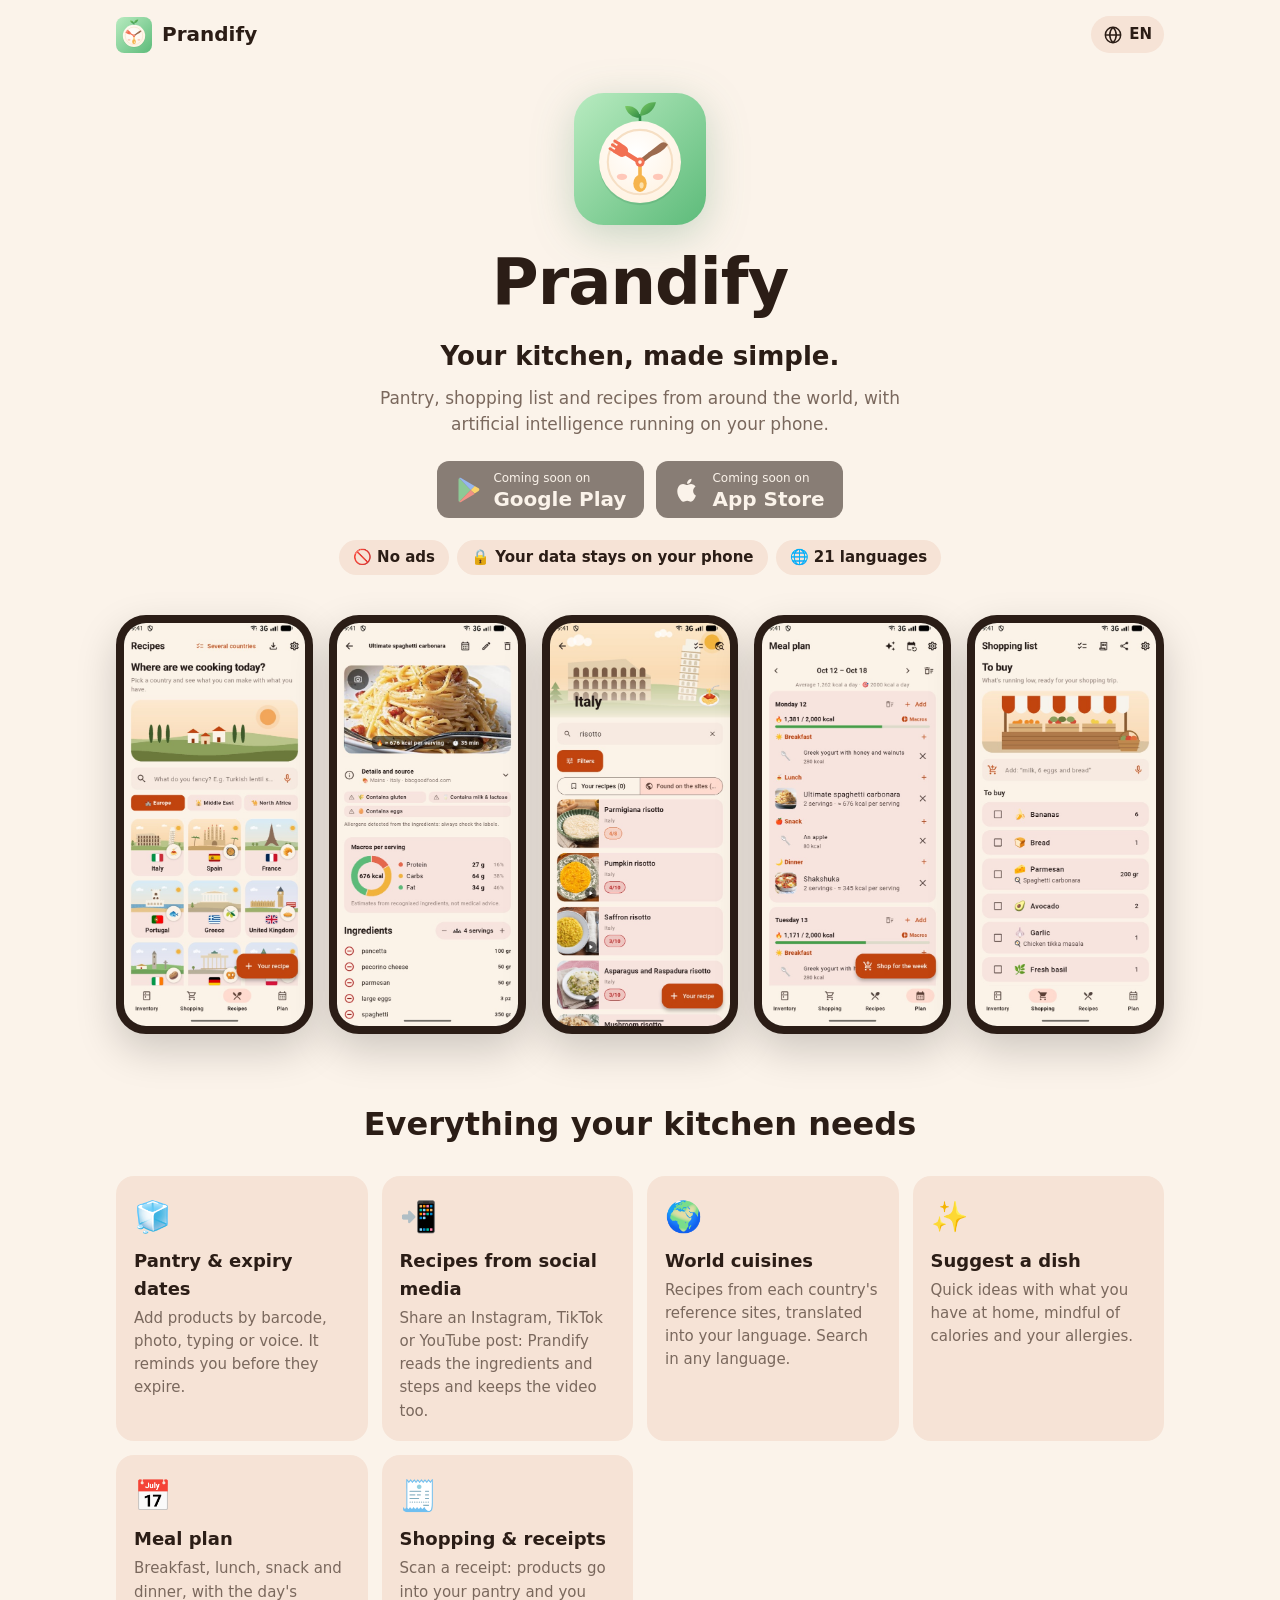
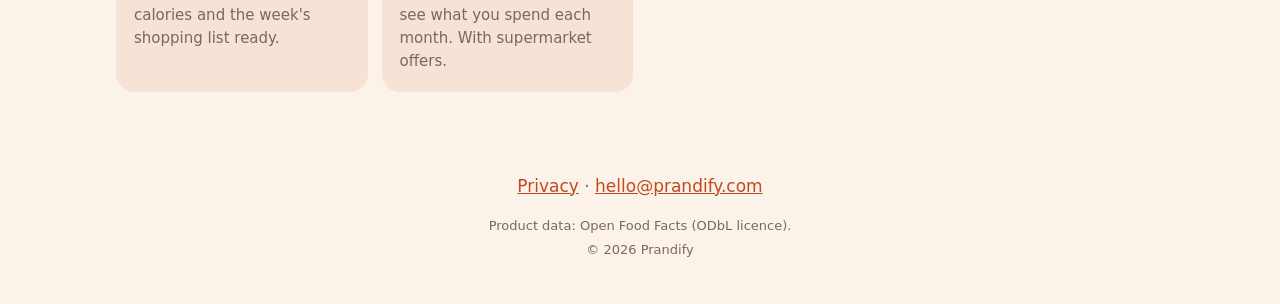
<file: index.html>
<!doctype html>
<html lang="it">
<head>
  <meta charset="utf-8">
  <meta name="viewport" content="width=device-width, initial-scale=1">
  <title>Prandify — dispensa, spesa e ricette dal mondo</title>
  <meta name="description" content="Prandify: la tua dispensa, la lista della spesa e ricette da tutto il mondo, con l'intelligenza artificiale sul telefono. Gratis, senza pubblicità.">
  <link rel="icon" href="img/logo.svg" type="image/svg+xml">
  <link rel="apple-touch-icon" href="img/apple-touch-icon.png">
  <meta property="og:title" content="Prandify">
  <meta property="og:description" content="Dispensa, spesa e ricette dal mondo, con l'IA sul tuo telefono.">
  <meta property="og:image" content="https://prandify.com/img/logo.png">
  <link rel="stylesheet" href="style.css">
</head>
<body>
  <header class="top">
    <a class="brand" href="./"><img class="brand-logo" src="img/logo.svg" alt="" width="36" height="36"> Prandify</a>
    <nav class="langs" aria-label="Language" translate="no">
      <button class="lang-toggle" aria-haspopup="true" aria-expanded="false" aria-label="Language"><svg viewBox="0 0 24 24" width="20" height="20" aria-hidden="true"><circle cx="12" cy="12" r="9.2" fill="none" stroke="currentColor" stroke-width="1.8"/><path d="M3 12h18M12 2.8c2.6 2.6 3.9 5.6 3.9 9.2s-1.3 6.6-3.9 9.2M12 2.8C9.4 5.4 8.1 8.4 8.1 12s1.3 6.6 3.9 9.2" fill="none" stroke="currentColor" stroke-width="1.8"/></svg><span class="lang-current">IT</span></button>
      <div class="lang-menu" role="menu" hidden>
        <button role="menuitem" data-lang="it" data-code="IT">Italiano</button><button role="menuitem" data-lang="en" data-code="EN">English</button><button role="menuitem" data-lang="tr" data-code="TR">Türkçe</button><button role="menuitem" data-lang="zh" data-code="中文">中文</button><button role="menuitem" data-lang="ja" data-code="日本語">日本語</button><button role="menuitem" data-lang="ko" data-code="한국어">한국어</button>
      </div>
    </nav>
  </header>

  <main>
    <section class="hero">
      <div class="hero-logo"><svg class="logo-anim" role="img" aria-label="Prandify" xmlns="http://www.w3.org/2000/svg" viewBox="0 0 1024 1024">
  <defs>
    <linearGradient id="bg" x1="0" y1="0" x2="1" y2="1">
      <stop offset="0" stop-color="#B8EBC0"/><stop offset="1" stop-color="#5DBB7A"/>
    </linearGradient>
    <radialGradient id="plate" cx="0.45" cy="0.38" r="0.75">
      <stop offset="0" stop-color="#FFFFFF"/><stop offset="1" stop-color="#FFF0DC"/>
    </radialGradient>
    <linearGradient id="leaf" x1="0" y1="0" x2="1" y2="1">
      <stop offset="0" stop-color="#7CCB63"/><stop offset="1" stop-color="#2F8A46"/>
    </linearGradient>
    <linearGradient id="wood" x1="0" y1="0" x2="1" y2="0">
      <stop offset="0" stop-color="#E2B183"/><stop offset="0.5" stop-color="#C98E5E"/><stop offset="1" stop-color="#A86E43"/>
    </linearGradient>
    <linearGradient id="lacquer" x1="0" y1="0" x2="1" y2="0">
      <stop offset="0" stop-color="#F68A6E"/><stop offset="0.5" stop-color="#F27052"/><stop offset="1" stop-color="#D9573B"/>
    </linearGradient>
  </defs>
  <rect width="1024" height="1024" rx="230" fill="url(#bg)"/>
  <path d="M512 232 C512 205 512 190 512 172" stroke="#2F8A46" stroke-width="20" fill="none" stroke-linecap="round"/>
  <path d="M512 192 C460 194 410 162 396 102 C460 92 510 132 512 192 Z" fill="url(#leaf)"/>
  <path d="M512 176 C566 176 620 138 636 72 C566 64 514 108 512 176 Z" fill="url(#leaf)"/>
  <circle cx="512" cy="552" r="318" fill="#2E7D4F" opacity="0.18"/>
  <circle cx="512" cy="536" r="318" fill="url(#plate)"/>
  <circle cx="512" cy="536" r="250" fill="none" stroke="#F6DFC4" stroke-width="16"/>
  <ellipse cx="372" cy="650" rx="40" ry="24" fill="#FFB4A2" opacity="0.7"/>
  <ellipse cx="652" cy="650" rx="40" ry="24" fill="#FFB4A2" opacity="0.7"/>
  <g class="set set-cutlery">
  <g class="hand hand-fork"><g transform="rotate(-58 512 536)" fill="#F27052">
    <rect x="494" y="390" width="36" height="150" rx="18"/>
    <path d="M466 318 h92 v52 q0 46 -46 46 q-46 0 -46 -46 z"/>
    <rect x="466" y="272" width="22" height="70" rx="11"/>
    <rect x="501" y="272" width="22" height="70" rx="11"/>
    <rect x="536" y="272" width="22" height="70" rx="11"/>
  </g></g>
  <g class="hand hand-knife"><g transform="rotate(52 512 536)" fill="#9C6B4E">
    <rect x="494" y="420" width="36" height="120" rx="18"/>
    <path d="M494 440 V330 Q494 286 540 282 Q560 360 530 440 Z"/>
  </g></g>
  <g class="hand hand-spoon"><g transform="rotate(180 512 536)" fill="#F6B44C">
    <rect x="498" y="420" width="28" height="120" rx="14"/>
    <ellipse cx="512" cy="370" rx="52" ry="66"/>
    <ellipse cx="500" cy="356" rx="16" ry="24" fill="#FFF3D6" opacity="0.7"/>
  </g></g>
  </g>
  <g class="set set-sticks">
  <g class="hand hand-s1"><g transform="rotate(-58 512 536)">
    <path d="M494 609 Q494 614 499 614 L525 614 Q530 614 530 609 L519.5 302 Q512 294 504.5 302 Z" fill="url(#wood)"/>
    <path d="M494 609 Q494 614 499 614 L525 614 Q530 614 530 609 L525.1 466 L498.9 466 Z" fill="url(#lacquer)"/>
    <path d="M498.9 466 L525.1 466 L524.9 459 L499.1 459 Z" fill="#FFF3D6"/>
  </g></g>
  <g class="hand hand-s2"><g transform="rotate(52 512 536)">
    <path d="M494 609 Q494 614 499 614 L525 614 Q530 614 530 609 L519.5 302 Q512 294 504.5 302 Z" fill="url(#wood)"/>
    <path d="M494 609 Q494 614 499 614 L525 614 Q530 614 530 609 L525.1 466 L498.9 466 Z" fill="url(#lacquer)"/>
    <path d="M498.9 466 L525.1 466 L524.9 459 L499.1 459 Z" fill="#FFF3D6"/>
  </g></g>
  </g>
  <circle cx="512" cy="536" r="36" fill="#F27052"/>
  <circle cx="512" cy="536" r="14" fill="#FFF6EA"/>
</svg></div>
      <h1>Prandify</h1>
      <p class="tagline" data-i18n="tagline"></p>
      <p class="sub" data-i18n="sub"></p>
      <div class="stores">
        <a class="store disabled" aria-disabled="true"><svg class="store-ico" viewBox="0 0 24 24" aria-hidden="true"><path fill="#34A853" d="M3.6 1.8 13.4 12 3.6 22.2c-.4-.3-.6-.8-.6-1.4V3.2c0-.6.2-1.1.6-1.4z"/><path fill="#FBBC04" d="m16.8 8.6 3.4 2c.9.5.9 1.8 0 2.3l-3.4 2L13.4 12z"/><path fill="#4285F4" d="M3.6 1.8c.4-.3 1-.4 1.6-.1L16.8 8.6 13.4 12z"/><path fill="#EA4335" d="M13.4 12l3.4 3.4L5.2 22.3c-.6.3-1.2.2-1.6-.1z"/></svg><span class="store-txt"><span class="store-small" data-i18n="soon"></span><span class="store-big">Google Play</span></span></a>
        <a class="store disabled" aria-disabled="true"><svg class="store-ico" viewBox="0 0 24 24" aria-hidden="true"><path fill="currentColor" d="M16.4 12.7c0-2.5 2-3.7 2.1-3.8-1.2-1.7-3-1.9-3.6-2-1.5-.2-3 .9-3.8.9-.8 0-2-.9-3.3-.9-1.7 0-3.3 1-4.1 2.5-1.8 3.1-.5 7.6 1.3 10.1.8 1.2 1.8 2.6 3.1 2.5 1.2 0 1.7-.8 3.2-.8s1.9.8 3.2.8c1.3 0 2.2-1.2 3-2.4.9-1.4 1.3-2.7 1.3-2.8 0 0-2.4-1-2.4-4.1zM14 5.3c.7-.8 1.1-1.9 1-3-1 0-2.1.7-2.8 1.5-.6.7-1.2 1.8-1 2.9 1.1.1 2.1-.6 2.8-1.4z"/></svg><span class="store-txt"><span class="store-small" data-i18n="soon"></span><span class="store-big">App Store</span></span></a>
      </div>
      <ul class="promises">
        <li data-i18n="p1"></li><li data-i18n="p2"></li><li data-i18n="p3"></li>
      </ul>
    </section>

    <section class="shots" aria-label="Screenshots">
      <div class="phone"><img src="img/recipes.jpg" alt="" loading="lazy"></div>
      <div class="phone"><img src="img/recipe.jpg" alt="" loading="lazy"></div>
      <div class="phone"><img src="img/country.jpg" alt="" loading="lazy"></div>
      <div class="phone"><img src="img/plan.jpg" alt="" loading="lazy"></div>
      <div class="phone"><img src="img/shopping.jpg" alt="" loading="lazy"></div>
    </section>

    <section class="features">
      <h2 data-i18n="featTitle"></h2>
      <div class="grid">
        <article><span>🧊</span><h3 data-i18n="f1t"></h3><p data-i18n="f1"></p></article>
        <article><span>📲</span><h3 data-i18n="f2t"></h3><p data-i18n="f2"></p></article>
        <article><span>🌍</span><h3 data-i18n="f3t"></h3><p data-i18n="f3"></p></article>
        <article><span>✨</span><h3 data-i18n="f4t"></h3><p data-i18n="f4"></p></article>
        <article><span>📅</span><h3 data-i18n="f5t"></h3><p data-i18n="f5"></p></article>
        <article><span>🧾</span><h3 data-i18n="f6t"></h3><p data-i18n="f6"></p></article>
      </div>
    </section>
  </main>

  <footer>
    <p><a href="privacy.html" data-i18n="privacy"></a> · <a href="mailto:hello@prandify.com">hello@prandify.com</a></p>
    <p class="small" data-i18n="off"></p>
    <p class="small">© 2026 Prandify</p>
  </footer>

  <script>
    // Menu delle lingue: si apre dal mondo, si chiude scegliendo, toccando
    // fuori o con Esc.
    (function () {
      const toggle = document.querySelector('.lang-toggle');
      const menu = document.querySelector('.lang-menu');
      const open = v => { menu.hidden = !v; toggle.setAttribute('aria-expanded', v); };
      toggle.onclick = e => { e.stopPropagation(); open(menu.hidden); };
      menu.addEventListener('click', () => open(false));
      document.addEventListener('click', e => { if (!menu.contains(e.target)) open(false); });
      document.addEventListener('keydown', e => { if (e.key === 'Escape') open(false); });
    })();
    function showCurrent(l) {
      const b = document.querySelector('.lang-menu [data-lang="' + l + '"]');
      document.querySelector('.lang-current').textContent = b ? b.dataset.code : 'EN';
    }
    const T = {
      it: {
        tagline: "La tua cucina, più semplice.",
        sub: "Dispensa, lista della spesa e ricette da tutto il mondo, con l'intelligenza artificiale che gira sul tuo telefono.",
        soon: "Presto su",
        p1: "🚫 Niente pubblicità", p2: "🔒 I tuoi dati restano sul telefono", p3: "🌐 21 lingue",
        featTitle: "Tutto quello che serve in cucina",
        f1t: "Dispensa e scadenze", f1: "Aggiungi i prodotti con il codice a barre, una foto, scrivendo o a voce. Ti avvisa prima che scadano.",
        f2t: "Ricette dai social", f2: "Condividi un reel di Instagram, TikTok o YouTube: Prandify legge ingredienti e passaggi e salva anche il video.",
        f3t: "Cucine del mondo", f3: "Ricette dai siti di riferimento di ogni paese, tradotte nella tua lingua. Cerca anche in lingue diverse.",
        f4t: "Consigliami un piatto", f4: "Idee veloci con quello che hai in casa, attente alle calorie e alle tue allergie.",
        f5t: "Piano dei pasti", f5: "Colazione, pranzo, spuntino e cena, con le calorie del giorno e la spesa della settimana pronta.",
        f6t: "Spesa e scontrini", f6: "Leggi lo scontrino: i prodotti vanno in dispensa e vedi quanto spendi ogni mese. Con le offerte dei supermercati.",
        privacy: "Privacy",
        off: "Dati dei prodotti: Open Food Facts (licenza ODbL)."
      },
      en: {
        tagline: "Your kitchen, made simple.",
        sub: "Pantry, shopping list and recipes from around the world, with artificial intelligence running on your phone.",
        soon: "Coming soon on",
        p1: "🚫 No ads", p2: "🔒 Your data stays on your phone", p3: "🌐 21 languages",
        featTitle: "Everything your kitchen needs",
        f1t: "Pantry & expiry dates", f1: "Add products by barcode, photo, typing or voice. It reminds you before they expire.",
        f2t: "Recipes from social media", f2: "Share an Instagram, TikTok or YouTube post: Prandify reads the ingredients and steps and keeps the video too.",
        f3t: "World cuisines", f3: "Recipes from each country's reference sites, translated into your language. Search in any language.",
        f4t: "Suggest a dish", f4: "Quick ideas with what you have at home, mindful of calories and your allergies.",
        f5t: "Meal plan", f5: "Breakfast, lunch, snack and dinner, with the day's calories and the week's shopping list ready.",
        f6t: "Shopping & receipts", f6: "Scan a receipt: products go into your pantry and you see what you spend each month. With supermarket offers.",
        privacy: "Privacy",
        off: "Product data: Open Food Facts (ODbL licence)."
      },
      tr: {
        tagline: "Mutfağın, daha kolay.",
        sub: "Kiler, alışveriş listesi ve dünyanın dört bir yanından tarifler; yapay zekâ doğrudan telefonunda çalışır.",
        soon: "Yakında",
        p1: "🚫 Reklam yok", p2: "🔒 Verilerin telefonunda kalır", p3: "🌐 21 dil",
        featTitle: "Mutfakta ihtiyacın olan her şey",
        f1t: "Kiler ve son kullanma tarihleri", f1: "Ürünleri barkodla, fotoğrafla, yazarak ya da sesle ekle. Bozulmadan önce hatırlatır.",
        f2t: "Sosyal medyadan tarifler", f2: "Instagram, TikTok veya YouTube paylaşımını gönder: Prandify malzemeleri ve adımları okur, videoyu da saklar.",
        f3t: "Dünya mutfakları", f3: "Her ülkenin başlıca sitelerinden tarifler, kendi dilinde. İstediğin dilde ara.",
        f4t: "Bana bir yemek öner", f4: "Evdekilerle hızlı fikirler; kalorine ve alerjilerine dikkat eder.",
        f5t: "Yemek planı", f5: "Kahvaltı, öğle, ara öğün ve akşam; günün kalorisi ve haftanın alışveriş listesi hazır.",
        f6t: "Alışveriş ve fişler", f6: "Fişi okut: ürünler kilere geçer, her ay ne kadar harcadığını görürsün. Market indirimleriyle.",
        privacy: "Gizlilik",
        off: "Ürün verileri: Open Food Facts (ODbL lisansı)."
      },
      zh: {
        tagline: "让厨房更简单。",
        sub: "食品储藏、购物清单和来自世界各地的食谱，人工智能直接在你的手机上运行。",
        soon: "即将上架",
        p1: "🚫 无广告", p2: "🔒 数据保存在你的手机上", p3: "🌐 21 种语言",
        featTitle: "厨房所需，一应俱全",
        f1t: "储藏与保质期", f1: "扫描条形码、拍照、打字或语音添加食品。过期前会提醒你。",
        f2t: "来自社交媒体的食谱", f2: "分享 Instagram、TikTok 或 YouTube 内容：Prandify 读取食材和步骤，还会保存视频。",
        f3t: "世界美食", f3: "来自各国权威网站的食谱，翻译成你的语言。可用任何语言搜索。",
        f4t: "给我推荐一道菜", f4: "用家里现有的食材快速获得灵感，兼顾卡路里和你的过敏原。",
        f5t: "膳食计划", f5: "早餐、午餐、加餐和晚餐，附每日卡路里，一周的购物清单也已备好。",
        f6t: "购物与小票", f6: "扫描小票：商品自动进入储藏，每月花费一目了然。还有超市优惠。",
        privacy: "隐私",
        off: "产品数据：Open Food Facts（ODbL 许可）。"
      },
      ja: {
        tagline: "キッチンを、もっとシンプルに。",
        sub: "食品ストック、買い物リスト、世界中のレシピ。AI はあなたのスマホの中で動きます。",
        soon: "近日公開",
        p1: "🚫 広告なし", p2: "🔒 データはスマホの中だけ", p3: "🌐 21 言語",
        featTitle: "キッチンに必要なすべてを",
        f1t: "ストックと賞味期限", f1: "バーコード、写真、入力、音声で食品を追加。期限が切れる前にお知らせします。",
        f2t: "SNS からレシピ", f2: "Instagram・TikTok・YouTube の投稿を共有するだけ。Prandify が材料と手順を読み取り、動画も保存します。",
        f3t: "世界の料理", f3: "各国の定番サイトのレシピを、あなたの言語に翻訳。どの言語でも検索できます。",
        f4t: "おすすめの一品", f4: "家にある食材ですぐ作れるアイデアを。カロリーとアレルギーにも配慮します。",
        f5t: "献立プラン", f5: "朝食・昼食・間食・夕食を、1日のカロリーと1週間分の買い物リスト付きで。",
        f6t: "買い物とレシート", f6: "レシートを読み取れば商品がストックに。毎月の出費もわかります。スーパーのお得情報も。",
        privacy: "プライバシー",
        off: "商品データ：Open Food Facts（ODbL ライセンス）"
      },
      ko: {
        tagline: "주방을 더 간단하게.",
        sub: "식품 보관함, 장보기 목록, 전 세계 레시피까지. 인공지능이 휴대폰에서 직접 작동합니다.",
        soon: "출시 예정",
        p1: "🚫 광고 없음", p2: "🔒 데이터는 휴대폰에만 저장", p3: "🌐 21개 언어",
        featTitle: "주방에 필요한 모든 것",
        f1t: "보관함과 유통기한", f1: "바코드, 사진, 입력 또는 음성으로 식품을 추가하세요. 유통기한 전에 알려 드립니다.",
        f2t: "SNS 레시피", f2: "Instagram, TikTok, YouTube 게시물을 공유하면 Prandify가 재료와 조리 과정을 읽고 영상도 저장합니다.",
        f3t: "세계 요리", f3: "각 나라 대표 사이트의 레시피를 내 언어로 번역해 드립니다. 어떤 언어로도 검색할 수 있어요.",
        f4t: "요리 추천", f4: "집에 있는 재료로 빠르게 만들 수 있는 아이디어. 칼로리와 알레르기도 고려합니다.",
        f5t: "식단 계획", f5: "아침, 점심, 간식, 저녁을 하루 칼로리와 함께. 일주일 장보기 목록도 준비됩니다.",
        f6t: "장보기와 영수증", f6: "영수증을 스캔하면 상품이 보관함으로 들어가고 매달 지출을 확인할 수 있어요. 마트 할인 정보도 함께.",
        privacy: "개인정보",
        off: "제품 데이터: Open Food Facts (ODbL 라이선스)"
      }
    };
    // Cinese, giapponese e coreano: il logo con le bacchette. Cambiando,
    // le lancette rifanno il loro giro.
    const STICKS = ['zh', 'ja', 'ko'];
    function setLogo(l) {
      const sticks = STICKS.includes(l);
      const svg = document.querySelector('.logo-anim');
      const changed = svg.classList.contains('sticks') !== sticks;
      svg.classList.toggle('sticks', sticks);
      document.querySelectorAll('.brand-logo').forEach(i => { i.src = sticks ? 'img/logo-sticks.svg' : 'img/logo.svg'; });
      if (changed && setLogo.ready) {
        svg.querySelectorAll('.hand').forEach(h => { h.style.animation = 'none'; });
        svg.getBoundingClientRect();
        svg.querySelectorAll('.hand').forEach(h => { h.style.animation = ''; });
      }
      setLogo.ready = true;
    }
    function setLang(l) {
      const t = T[l] || T.en;
      document.documentElement.lang = l;
      setLogo(l);
      document.querySelectorAll('[data-i18n]').forEach(e => { e.textContent = t[e.dataset.i18n] || ''; });
      document.querySelectorAll('.lang-menu button').forEach(b => b.classList.toggle('on', b.dataset.lang === l));
      showCurrent(l);
      try { localStorage.setItem('lang', l); } catch (_) {}
    }
    document.querySelectorAll('.lang-menu button').forEach(b => b.onclick = () => setLang(b.dataset.lang));
    let saved = null;
    try { saved = localStorage.getItem('lang'); } catch (_) {}
    const nav = (navigator.language || 'en').slice(0, 2);
    setLang(saved || (T[nav] ? nav : 'en'));
  </script>
</body>
</html>
</file>
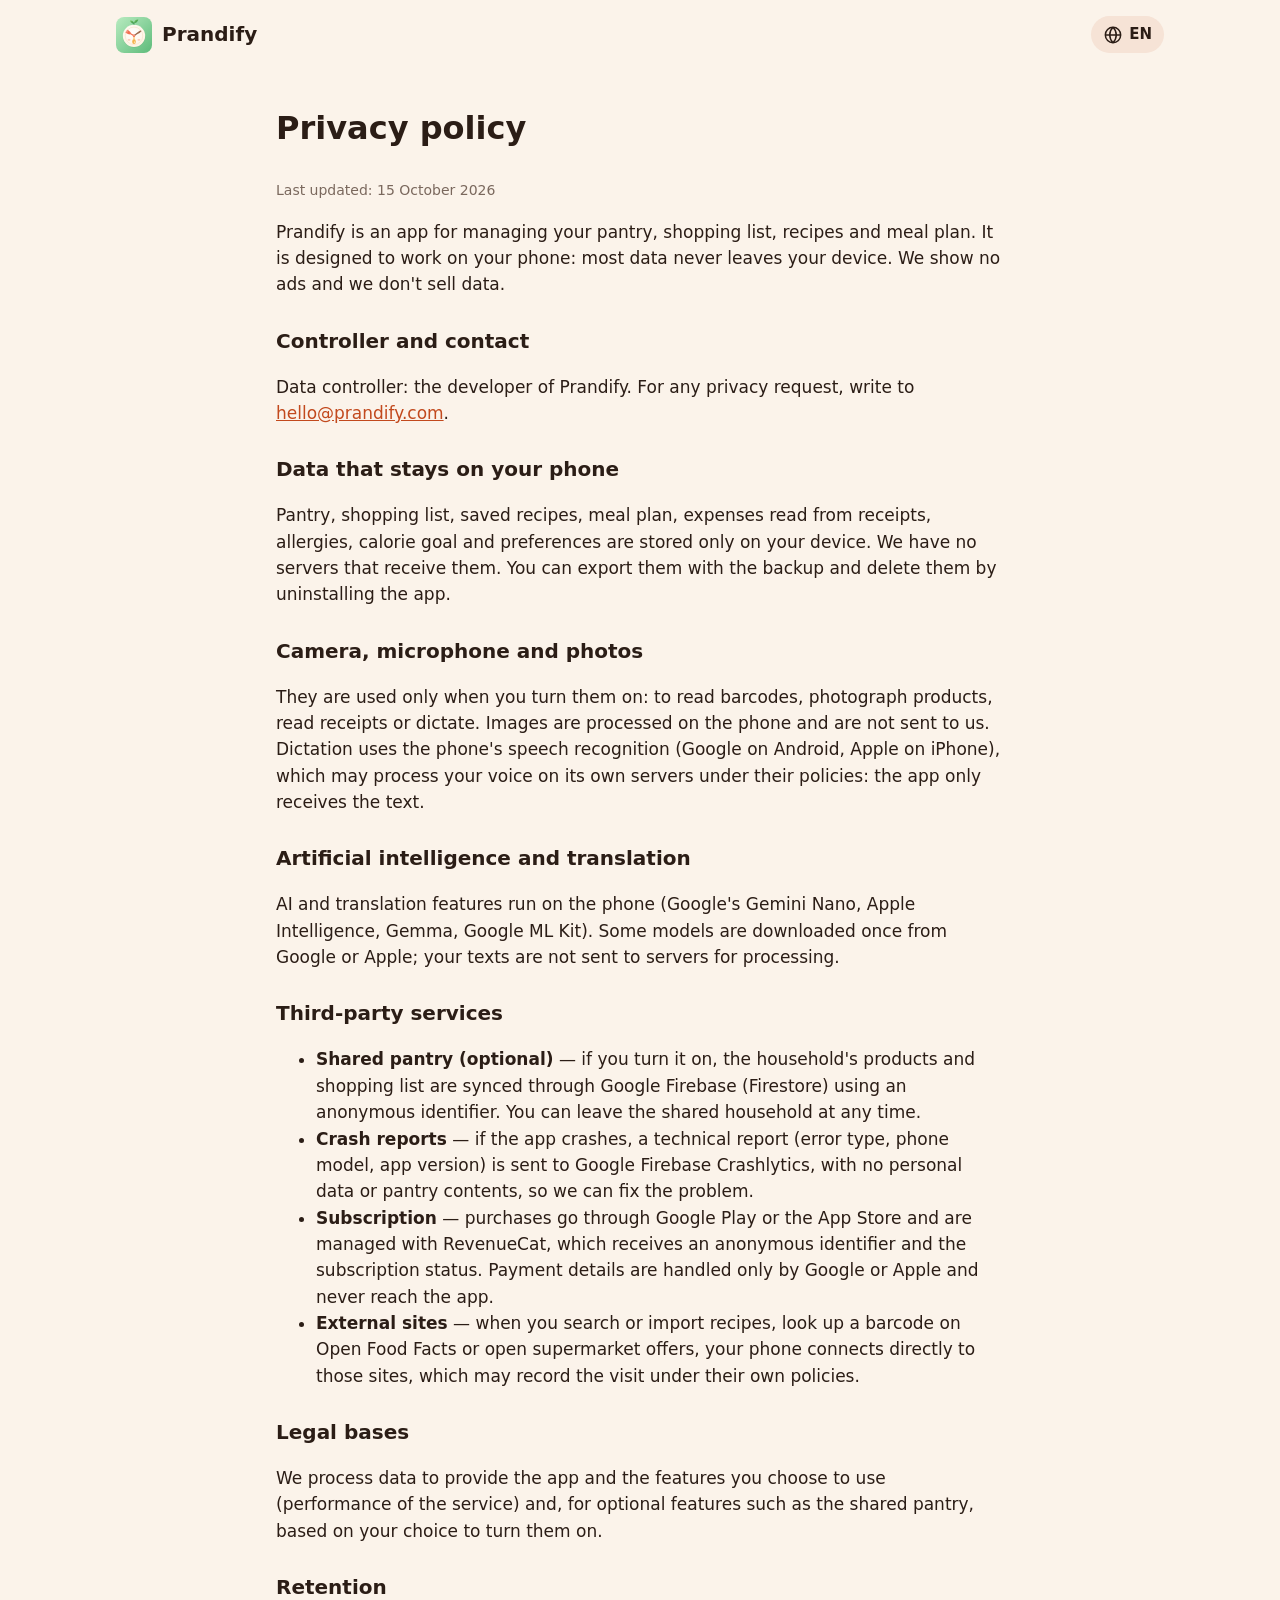
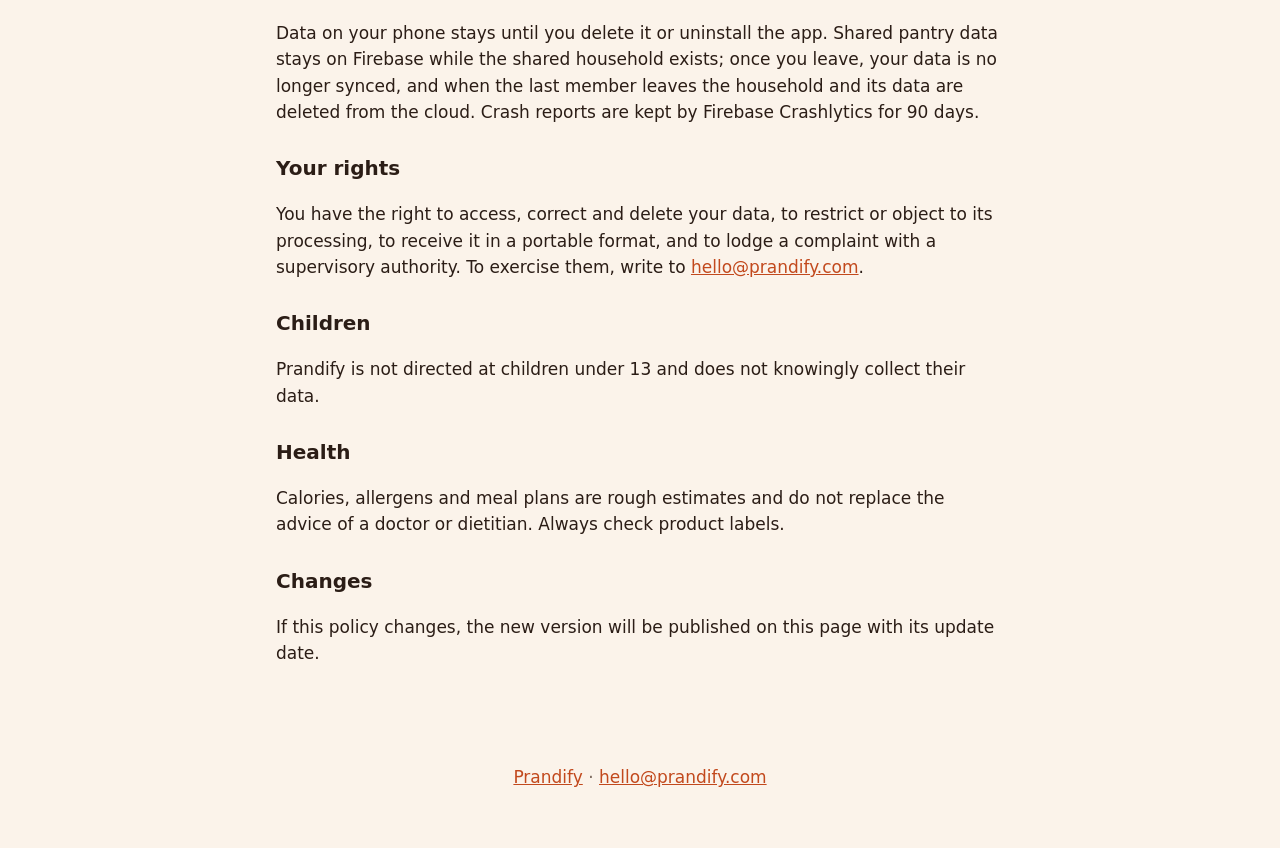
<file: privacy.html>
<!doctype html>
<html lang="it">
<head>
  <meta charset="utf-8">
  <meta name="viewport" content="width=device-width, initial-scale=1">
  <title>Privacy — Prandify</title>
  <meta name="description" content="Informativa sulla privacy dell'app Prandify.">
  <link rel="icon" href="img/logo.svg" type="image/svg+xml">
  <link rel="stylesheet" href="style.css">
</head>
<body>
  <header class="top">
    <a class="brand" href="./"><img class="brand-logo" src="img/logo.svg" alt="" width="36" height="36"> Prandify</a>
    <nav class="langs" aria-label="Language" translate="no">
      <button class="lang-toggle" aria-haspopup="true" aria-expanded="false" aria-label="Language"><svg viewBox="0 0 24 24" width="20" height="20" aria-hidden="true"><circle cx="12" cy="12" r="9.2" fill="none" stroke="currentColor" stroke-width="1.8"/><path d="M3 12h18M12 2.8c2.6 2.6 3.9 5.6 3.9 9.2s-1.3 6.6-3.9 9.2M12 2.8C9.4 5.4 8.1 8.4 8.1 12s1.3 6.6 3.9 9.2" fill="none" stroke="currentColor" stroke-width="1.8"/></svg><span class="lang-current">IT</span></button>
      <div class="lang-menu" role="menu" hidden>
        <button role="menuitem" data-lang="it" data-code="IT">Italiano</button><button role="menuitem" data-lang="en" data-code="EN">English</button><button role="menuitem" data-lang="tr" data-code="TR">Türkçe</button><button role="menuitem" data-lang="zh" data-code="中文">中文</button><button role="menuitem" data-lang="ja" data-code="日本語">日本語</button><button role="menuitem" data-lang="ko" data-code="한국어">한국어</button>
      </div>
    </nav>
  </header>

  <!-- TODO prima della pubblicazione sugli store: aggiungere nome (o ragione sociale)
       e indirizzo del titolare del trattamento nella sezione "Titolare". -->
  <main class="doc">
    <article lang="it" data-doc="it">
      <h1>Informativa sulla privacy</h1>
      <p class="meta">Ultimo aggiornamento: 15 ottobre 2026</p>
      <p>Prandify è un'app per gestire dispensa, lista della spesa, ricette e piano dei pasti. È pensata per funzionare sul tuo telefono: la maggior parte dei dati non lascia mai il dispositivo. Non mostriamo pubblicità e non vendiamo dati.</p>

      <h2>Titolare e contatti</h2>
      <p>Titolare del trattamento: lo sviluppatore di Prandify. Per qualsiasi richiesta sulla privacy scrivi a <a href="mailto:hello@prandify.com">hello@prandify.com</a>.</p>

      <h2>Dati che restano sul telefono</h2>
      <p>Dispensa, lista della spesa, ricette salvate, piano dei pasti, spese lette dagli scontrini, allergie, obiettivo di calorie e preferenze sono salvati solo sul tuo dispositivo. Non abbiamo server che li ricevono. Puoi esportarli con il backup e cancellarli disinstallando l'app.</p>

      <h2>Fotocamera, microfono e foto</h2>
      <p>Sono usati solo quando li attivi tu: per leggere codici a barre, fotografare prodotti, leggere scontrini o dettare. Le immagini vengono elaborate sul telefono e non vengono inviate a noi. La dettatura usa il riconoscimento vocale del telefono (Google su Android, Apple su iPhone), che può elaborare la voce sui propri server secondo le loro informative: all'app arriva solo il testo.</p>

      <h2>Intelligenza artificiale e traduzioni</h2>
      <p>Le funzioni di intelligenza artificiale e traduzione funzionano sul telefono (Gemini Nano di Google, Apple Intelligence, Gemma, Google ML Kit). Alcuni modelli vengono scaricati una volta da Google o Apple; i tuoi testi non vengono inviati a server per essere elaborati.</p>

      <h2>Servizi di terze parti</h2>
      <ul>
        <li><strong>Dispensa condivisa (facoltativa)</strong> — se la attivi, i prodotti e la lista della spesa della casa vengono sincronizzati tramite Google Firebase (Firestore), con un identificativo anonimo. Puoi uscire dalla casa condivisa in qualsiasi momento.</li>
        <li><strong>Rapporti sui crash</strong> — se l'app si blocca, un rapporto tecnico (tipo di errore, modello del telefono, versione dell'app) viene inviato a Google Firebase Crashlytics, senza dati personali né contenuti della dispensa, per permetterci di correggere il problema.</li>
        <li><strong>Abbonamento</strong> — gli acquisti avvengono tramite Google Play o App Store e sono gestiti con RevenueCat, che riceve un identificativo anonimo e lo stato dell'abbonamento. I dati di pagamento sono trattati solo da Google o Apple e non arrivano mai all'app.</li>
        <li><strong>Siti esterni</strong> — quando cerchi o importi ricette, cerchi un codice a barre su Open Food Facts o apri le offerte dei supermercati, il telefono si collega direttamente a quei siti, che possono registrare la visita secondo le proprie informative.</li>
      </ul>

      <h2>Basi giuridiche</h2>
      <p>Trattiamo i dati per fornirti l'app e le funzioni che scegli di usare (esecuzione del servizio) e, per le funzioni facoltative come la dispensa condivisa, sulla base della tua scelta di attivarle.</p>

      <h2>Conservazione</h2>
      <p>I dati sul telefono restano finché li tieni o disinstalli l'app. I dati della dispensa condivisa restano su Firebase finché la casa condivisa esiste; uscendone, i tuoi dati non vengono più sincronizzati e, quando esce l'ultimo membro, la casa e i suoi dati vengono cancellati dal cloud. I rapporti sui crash vengono conservati da Firebase Crashlytics per 90 giorni.</p>

      <h2>I tuoi diritti</h2>
      <p>Hai diritto di accedere ai tuoi dati, correggerli, cancellarli, limitarne il trattamento, opporti e riceverli in un formato portabile, oltre a proporre reclamo all'autorità di controllo (in Italia, il Garante per la protezione dei dati personali). Per esercitarli scrivi a <a href="mailto:hello@prandify.com">hello@prandify.com</a>.</p>

      <h2>Minori</h2>
      <p>Prandify non è rivolta a bambini sotto i 13 anni e non raccoglie consapevolmente i loro dati.</p>

      <h2>Salute</h2>
      <p>Calorie, allergeni e piani dei pasti sono stime indicative e non sostituiscono il parere di un medico o di un nutrizionista. Controlla sempre le etichette dei prodotti.</p>

      <h2>Modifiche</h2>
      <p>Se questa informativa cambia, la nuova versione sarà pubblicata su questa pagina con la data di aggiornamento.</p>
    </article>

    <article lang="en" data-doc="en">
      <h1>Privacy policy</h1>
      <p class="meta">Last updated: 15 October 2026</p>
      <p>Prandify is an app for managing your pantry, shopping list, recipes and meal plan. It is designed to work on your phone: most data never leaves your device. We show no ads and we don't sell data.</p>

      <h2>Controller and contact</h2>
      <p>Data controller: the developer of Prandify. For any privacy request, write to <a href="mailto:hello@prandify.com">hello@prandify.com</a>.</p>

      <h2>Data that stays on your phone</h2>
      <p>Pantry, shopping list, saved recipes, meal plan, expenses read from receipts, allergies, calorie goal and preferences are stored only on your device. We have no servers that receive them. You can export them with the backup and delete them by uninstalling the app.</p>

      <h2>Camera, microphone and photos</h2>
      <p>They are used only when you turn them on: to read barcodes, photograph products, read receipts or dictate. Images are processed on the phone and are not sent to us. Dictation uses the phone's speech recognition (Google on Android, Apple on iPhone), which may process your voice on its own servers under their policies: the app only receives the text.</p>

      <h2>Artificial intelligence and translation</h2>
      <p>AI and translation features run on the phone (Google's Gemini Nano, Apple Intelligence, Gemma, Google ML Kit). Some models are downloaded once from Google or Apple; your texts are not sent to servers for processing.</p>

      <h2>Third-party services</h2>
      <ul>
        <li><strong>Shared pantry (optional)</strong> — if you turn it on, the household's products and shopping list are synced through Google Firebase (Firestore) using an anonymous identifier. You can leave the shared household at any time.</li>
        <li><strong>Crash reports</strong> — if the app crashes, a technical report (error type, phone model, app version) is sent to Google Firebase Crashlytics, with no personal data or pantry contents, so we can fix the problem.</li>
        <li><strong>Subscription</strong> — purchases go through Google Play or the App Store and are managed with RevenueCat, which receives an anonymous identifier and the subscription status. Payment details are handled only by Google or Apple and never reach the app.</li>
        <li><strong>External sites</strong> — when you search or import recipes, look up a barcode on Open Food Facts or open supermarket offers, your phone connects directly to those sites, which may record the visit under their own policies.</li>
      </ul>

      <h2>Legal bases</h2>
      <p>We process data to provide the app and the features you choose to use (performance of the service) and, for optional features such as the shared pantry, based on your choice to turn them on.</p>

      <h2>Retention</h2>
      <p>Data on your phone stays until you delete it or uninstall the app. Shared pantry data stays on Firebase while the shared household exists; once you leave, your data is no longer synced, and when the last member leaves the household and its data are deleted from the cloud. Crash reports are kept by Firebase Crashlytics for 90 days.</p>

      <h2>Your rights</h2>
      <p>You have the right to access, correct and delete your data, to restrict or object to its processing, to receive it in a portable format, and to lodge a complaint with a supervisory authority. To exercise them, write to <a href="mailto:hello@prandify.com">hello@prandify.com</a>.</p>

      <h2>Children</h2>
      <p>Prandify is not directed at children under 13 and does not knowingly collect their data.</p>

      <h2>Health</h2>
      <p>Calories, allergens and meal plans are rough estimates and do not replace the advice of a doctor or dietitian. Always check product labels.</p>

      <h2>Changes</h2>
      <p>If this policy changes, the new version will be published on this page with its update date.</p>
    </article>

    <article lang="tr" data-doc="tr">
      <h1>Gizlilik politikası</h1>
      <p class="meta">Son güncelleme: 15 Ekim 2026</p>
      <p>Prandify; kilerini, alışveriş listeni, tariflerini ve yemek planını yönetmen için bir uygulamadır. Telefonunda çalışacak şekilde tasarlandı: verilerin çoğu cihazından hiç çıkmaz. Reklam göstermiyoruz ve veri satmıyoruz.</p>

      <h2>Veri sorumlusu ve iletişim</h2>
      <p>Veri sorumlusu: Prandify geliştiricisi. Gizlilikle ilgili her talep için <a href="mailto:hello@prandify.com">hello@prandify.com</a> adresine yaz.</p>

      <h2>Telefonda kalan veriler</h2>
      <p>Kiler, alışveriş listesi, kaydedilen tarifler, yemek planı, fişlerden okunan harcamalar, alerjiler, kalori hedefi ve tercihler yalnızca cihazında saklanır. Bunları alan bir sunucumuz yok. Yedekle dışa aktarabilir, uygulamayı kaldırarak silebilirsin.</p>

      <h2>Kamera, mikrofon ve fotoğraflar</h2>
      <p>Yalnızca sen açtığında kullanılır: barkod okumak, ürün fotoğrafı çekmek, fiş okumak veya sesle yazmak için. Görüntüler telefonda işlenir, bize gönderilmez. Sesle yazma, telefonun ses tanıma hizmetini (Android'de Google, iPhone'da Apple) kullanır; bu hizmet sesi kendi politikalarına göre kendi sunucularında işleyebilir, uygulamaya yalnızca metin gelir.</p>

      <h2>Yapay zekâ ve çeviri</h2>
      <p>Yapay zekâ ve çeviri özellikleri telefonda çalışır (Google Gemini Nano, Apple Intelligence, Gemma, Google ML Kit). Bazı modeller Google veya Apple'dan bir kez indirilir; metinlerin işlenmek üzere sunuculara gönderilmez.</p>

      <h2>Üçüncü taraf hizmetler</h2>
      <ul>
        <li><strong>Ortak kiler (isteğe bağlı)</strong> — açarsan evin ürünleri ve alışveriş listesi anonim bir kimlikle Google Firebase (Firestore) üzerinden eşitlenir. Ortak evden istediğin zaman ayrılabilirsin.</li>
        <li><strong>Çökme raporları</strong> — uygulama çökerse, sorunu düzeltebilmemiz için teknik bir rapor (hata türü, telefon modeli, uygulama sürümü) kişisel veri ya da kiler içeriği olmadan Google Firebase Crashlytics'e gönderilir.</li>
        <li><strong>Abonelik</strong> — satın alımlar Google Play veya App Store üzerinden yapılır ve RevenueCat ile yönetilir; RevenueCat anonim bir kimlik ve abonelik durumunu alır. Ödeme bilgileri yalnızca Google veya Apple tarafından işlenir, uygulamaya asla ulaşmaz.</li>
        <li><strong>Harici siteler</strong> — tarif arayıp içe aktardığında, Open Food Facts'te barkod sorguladığında ya da market indirimlerini açtığında telefon doğrudan bu sitelere bağlanır; bu siteler ziyareti kendi politikalarına göre kaydedebilir.</li>
      </ul>

      <h2>Hukuki dayanaklar</h2>
      <p>Verileri uygulamayı ve kullanmayı seçtiğin özellikleri sunmak için (hizmetin ifası) ve ortak kiler gibi isteğe bağlı özelliklerde bunları açma tercihine dayanarak işleriz.</p>

      <h2>Saklama</h2>
      <p>Telefondaki veriler sen silene ya da uygulamayı kaldırana kadar kalır. Ortak kiler verileri, ortak ev var olduğu sürece Firebase'de kalır; ayrıldığında verilerin artık eşitlenmez; son üye ayrıldığında ev ve verileri buluttan silinir. Çökme raporları Firebase Crashlytics tarafından 90 gün saklanır.</p>

      <h2>Hakların</h2>
      <p>Verilerine erişme, düzeltme, silme, işlenmesini kısıtlama veya itiraz etme, taşınabilir biçimde alma ve denetim makamına (Türkiye'de KVKK) şikâyette bulunma hakkın vardır. Bunları kullanmak için <a href="mailto:hello@prandify.com">hello@prandify.com</a> adresine yaz.</p>

      <h2>Çocuklar</h2>
      <p>Prandify 13 yaşından küçük çocuklara yönelik değildir ve onların verilerini bilerek toplamaz.</p>

      <h2>Sağlık</h2>
      <p>Kalori, alerjen ve yemek planları yaklaşık tahminlerdir; doktor veya diyetisyen görüşünün yerini tutmaz. Ürün etiketlerini her zaman kontrol et.</p>

      <h2>Değişiklikler</h2>
      <p>Bu politika değişirse yeni sürüm, güncelleme tarihiyle birlikte bu sayfada yayımlanır.</p>
    </article>
  </main>

  <footer>
    <p><a href="./">Prandify</a> · <a href="mailto:hello@prandify.com">hello@prandify.com</a></p>
  </footer>

  <script>
    // Menu delle lingue: si apre dal mondo, si chiude scegliendo, toccando
    // fuori o con Esc.
    (function () {
      const toggle = document.querySelector('.lang-toggle');
      const menu = document.querySelector('.lang-menu');
      const open = v => { menu.hidden = !v; toggle.setAttribute('aria-expanded', v); };
      toggle.onclick = e => { e.stopPropagation(); open(menu.hidden); };
      menu.addEventListener('click', () => open(false));
      document.addEventListener('click', e => { if (!menu.contains(e.target)) open(false); });
      document.addEventListener('keydown', e => { if (e.key === 'Escape') open(false); });
    })();
    function showCurrent(l) {
      const b = document.querySelector('.lang-menu [data-lang="' + l + '"]');
      document.querySelector('.lang-current').textContent = b ? b.dataset.code : 'EN';
    }
    function setLang(l) {
      if (!['it', 'en', 'tr', 'zh', 'ja', 'ko'].includes(l)) l = 'en';
      // Cinese, giapponese e coreano: informativa in inglese, logo con le bacchette.
      const doc = document.querySelector('[data-doc="' + l + '"]') ? l : 'en';
      document.documentElement.lang = doc;
      document.querySelectorAll('[data-doc]').forEach(a => { a.hidden = a.dataset.doc !== doc; });
      const sticks = ['zh', 'ja', 'ko'].includes(l);
      document.querySelectorAll('.brand-logo').forEach(i => { i.src = sticks ? 'img/logo-sticks.svg' : 'img/logo.svg'; });
      document.querySelectorAll('.lang-menu button').forEach(b => b.classList.toggle('on', b.dataset.lang === l));
      showCurrent(l);
      try { localStorage.setItem('lang', l); } catch (_) {}
    }
    document.querySelectorAll('.lang-menu button').forEach(b => b.onclick = () => setLang(b.dataset.lang));
    let saved = null;
    try { saved = localStorage.getItem('lang'); } catch (_) {}
    const q = new URLSearchParams(location.search).get('lang');
    setLang(q || saved || (navigator.language || 'en').slice(0, 2));
  </script>
</body>
</html>
</file>
<file: style.css>
:root {
  --bg: #fbf3ea;
  --card: #f6e3d6;
  --text: #2b1d16;
  --muted: #7a685d;
  --accent: #c2491d;
  --green: #5dbb7a;
}
@media (prefers-color-scheme: dark) {
  :root { --bg: #1d1714; --card: #2c221d; --text: #f6ece4; --muted: #b9a79b; --accent: #f07a4b; }
}
* { box-sizing: border-box; }
body {
  margin: 0;
  background: var(--bg);
  color: var(--text);
  font: 17px/1.55 system-ui, -apple-system, "Segoe UI", Roboto, sans-serif;
}
a { color: var(--accent); }
.top {
  display: flex; align-items: center; justify-content: space-between;
  max-width: 1080px; margin: 0 auto; padding: 16px;
}
.brand { display: flex; align-items: center; gap: 10px; font-weight: 800; font-size: 20px; color: var(--text); text-decoration: none; }
.langs { position: relative; }
.lang-toggle {
  display: flex; align-items: center; gap: 6px; border: 0; cursor: pointer;
  background: var(--card); color: var(--text); font: inherit; font-weight: 700; font-size: 15px;
  padding: 7px 12px; border-radius: 999px;
}
.lang-menu {
  position: absolute; right: 0; top: calc(100% + 6px); z-index: 10; min-width: 160px;
  display: flex; flex-direction: column; padding: 6px; border-radius: 14px;
  background: var(--bg); box-shadow: 0 10px 30px rgba(0, 0, 0, .18); border: 1px solid var(--card);
}
.lang-menu[hidden] { display: none; }
.lang-menu button {
  border: 0; background: transparent; color: var(--text); font: inherit; font-size: 16px;
  text-align: left; padding: 9px 12px; border-radius: 10px; cursor: pointer;
}
.lang-menu button:hover { background: var(--card); }
.lang-menu button.on { background: var(--card); font-weight: 700; }

.hero { max-width: 720px; margin: 0 auto; padding: 24px 16px 8px; text-align: center; }
.hero-logo { width: 132px; height: 132px; margin: 0 auto; filter: drop-shadow(0 10px 20px rgba(46, 125, 79, .25)); }
.logo-anim { width: 100%; height: 100%; display: block; }
/* Le posate girano una volta come lancette, poi si fermano al loro posto. */
.logo-anim .hand { transform-box: view-box; transform-origin: 512px 536px; animation: spin 1.8s cubic-bezier(.45, 0, .2, 1) .3s 1 both; }
.logo-anim .hand-fork { animation-duration: 2.2s; }
.logo-anim .hand-knife { animation-duration: 1.8s; animation-name: spin2; }
.logo-anim .hand-spoon { animation-duration: 1.4s; animation-name: spin3; }
.logo-anim .hand-s1 { animation-duration: 2s; }
.logo-anim .hand-s2 { animation-duration: 1.6s; animation-name: spin2; }
/* Posate o bacchette (cinese, giapponese, coreano). */
.logo-anim .set-sticks, .logo-anim.sticks .set-cutlery { display: none; }
.logo-anim.sticks .set-sticks { display: inline; }
@keyframes spin { from { transform: rotate(-360deg); } to { transform: rotate(0); } }
@keyframes spin2 { from { transform: rotate(-720deg); } to { transform: rotate(0); } }
@keyframes spin3 { from { transform: rotate(-1080deg); } to { transform: rotate(0); } }
@media (prefers-reduced-motion: reduce) { .logo-anim .hand { animation: none; } }
.hero h1 { font-size: clamp(40px, 8vw, 64px); margin: 8px 0 0; letter-spacing: -1px; }
.tagline { font-size: clamp(20px, 4vw, 26px); font-weight: 700; margin: 4px 0 8px; }
.sub { color: var(--muted); margin: 0 auto 24px; max-width: 560px; }
.stores { display: flex; gap: 12px; justify-content: center; flex-wrap: wrap; }
.store {
  display: flex; align-items: center; gap: 10px; min-width: 180px;
  padding: 8px 18px; border-radius: 12px; background: var(--text); color: var(--bg); text-decoration: none;
}
.store.disabled { opacity: .55; cursor: default; }
.store-ico { width: 28px; height: 28px; flex: 0 0 28px; }
.store-txt { display: flex; flex-direction: column; align-items: flex-start; }
.store-small { font-size: 12px; }
.store-big { font-size: 20px; font-weight: 800; line-height: 1.1; }
.promises { list-style: none; padding: 0; margin: 22px 0 0; display: flex; gap: 8px; justify-content: center; flex-wrap: wrap; }
.promises li { background: var(--card); border-radius: 999px; padding: 6px 14px; font-size: 15px; font-weight: 600; }

.shots {
  display: grid; grid-template-columns: repeat(auto-fit, minmax(150px, 1fr)); gap: 16px;
  padding: 32px 16px; max-width: 1080px; margin: 0 auto;
}
.phone {
  border: 8px solid #2b1d16; border-radius: 30px; overflow: hidden; background: #000;
  box-shadow: 0 16px 40px rgba(0, 0, 0, .18);
}
.phone img { display: block; width: 100%; height: auto; }

.features { max-width: 1080px; margin: 0 auto; padding: 8px 16px 40px; }
.features h2 { text-align: center; font-size: clamp(24px, 5vw, 32px); }
.grid { display: grid; grid-template-columns: repeat(auto-fit, minmax(240px, 1fr)); gap: 14px; }
.grid article { background: var(--card); border-radius: 18px; padding: 18px; }
.grid span { font-size: 30px; }
.grid h3 { margin: 6px 0 4px; font-size: 18px; }
.grid p { margin: 0; color: var(--muted); font-size: 15px; }

footer { text-align: center; padding: 24px 16px 40px; color: var(--muted); }
footer .small { font-size: 13px; margin: 4px 0; }

/* Privacy */
.doc { max-width: 760px; margin: 0 auto; padding: 8px 16px 40px; }
.doc h1 { font-size: 32px; }
.doc h2 { font-size: 20px; margin-top: 28px; }
.doc p, .doc li { color: var(--text); }
.doc .meta { color: var(--muted); font-size: 14px; }
</file>
